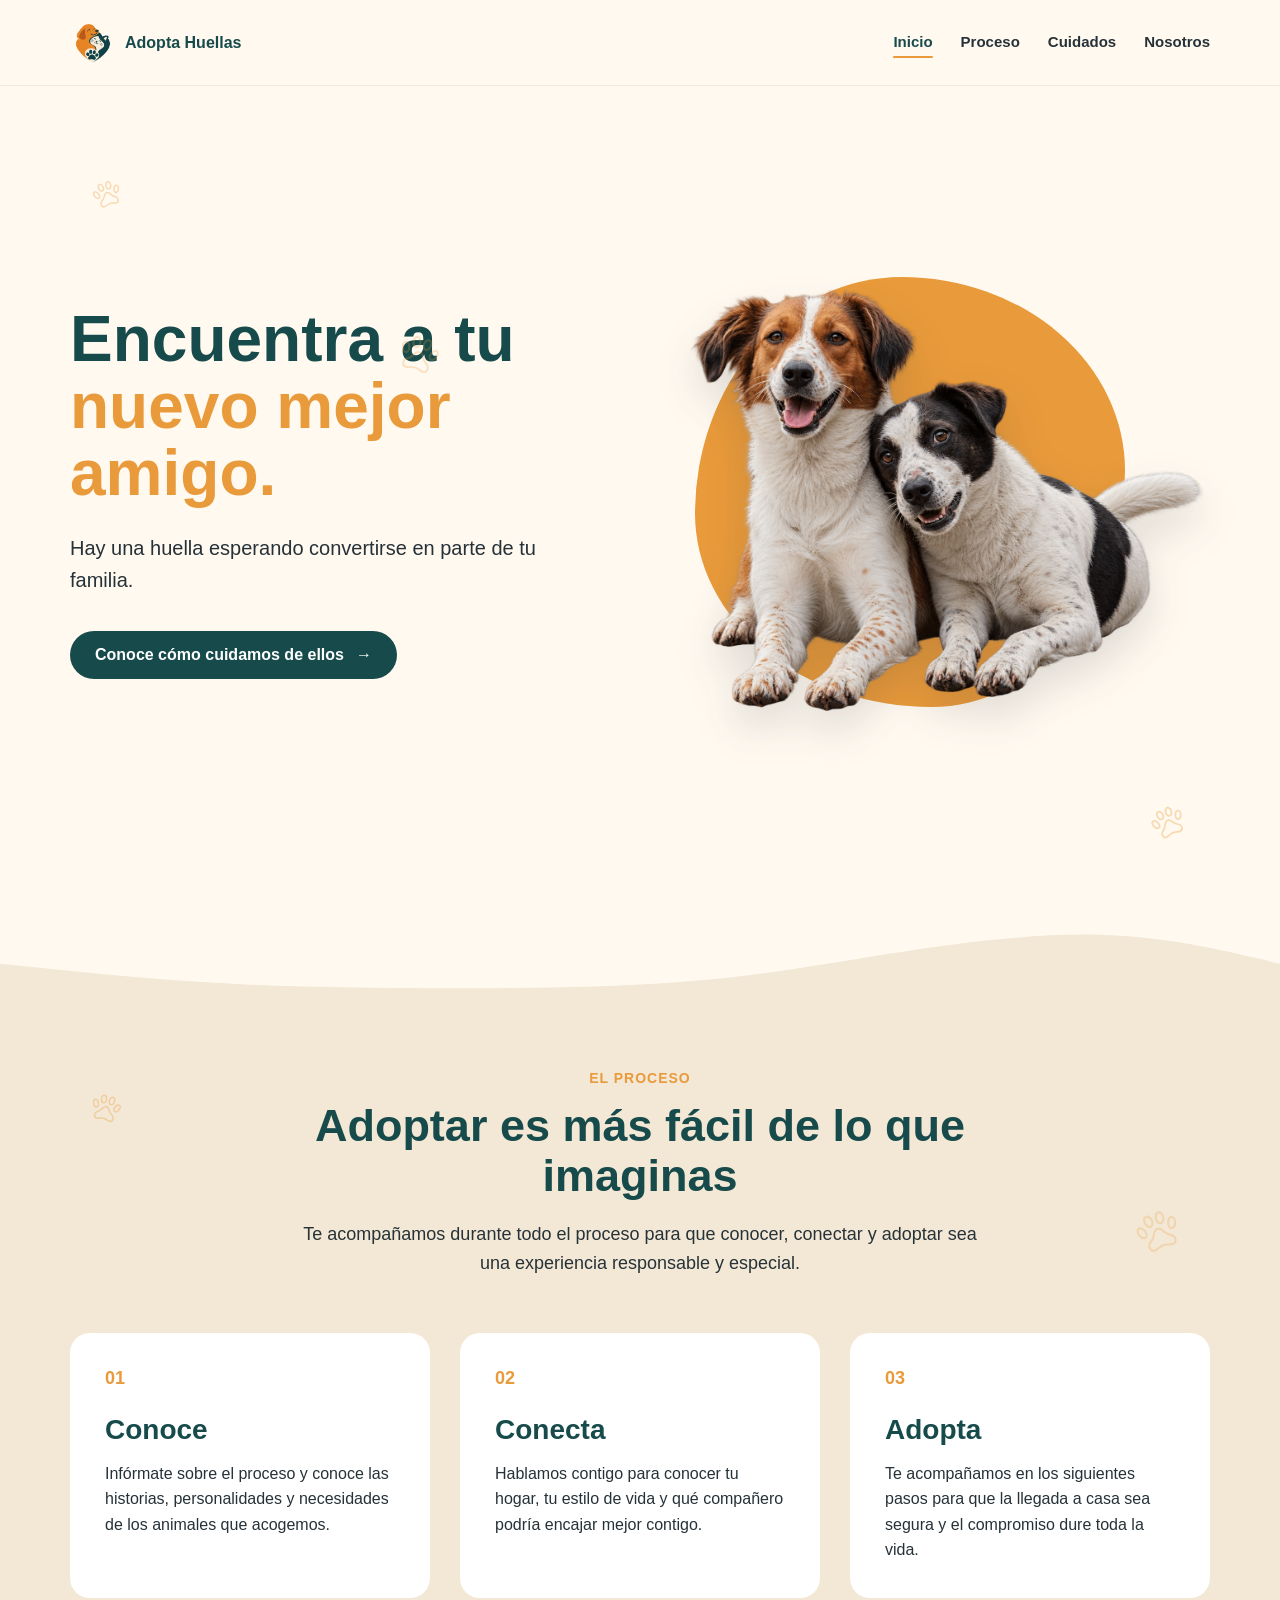
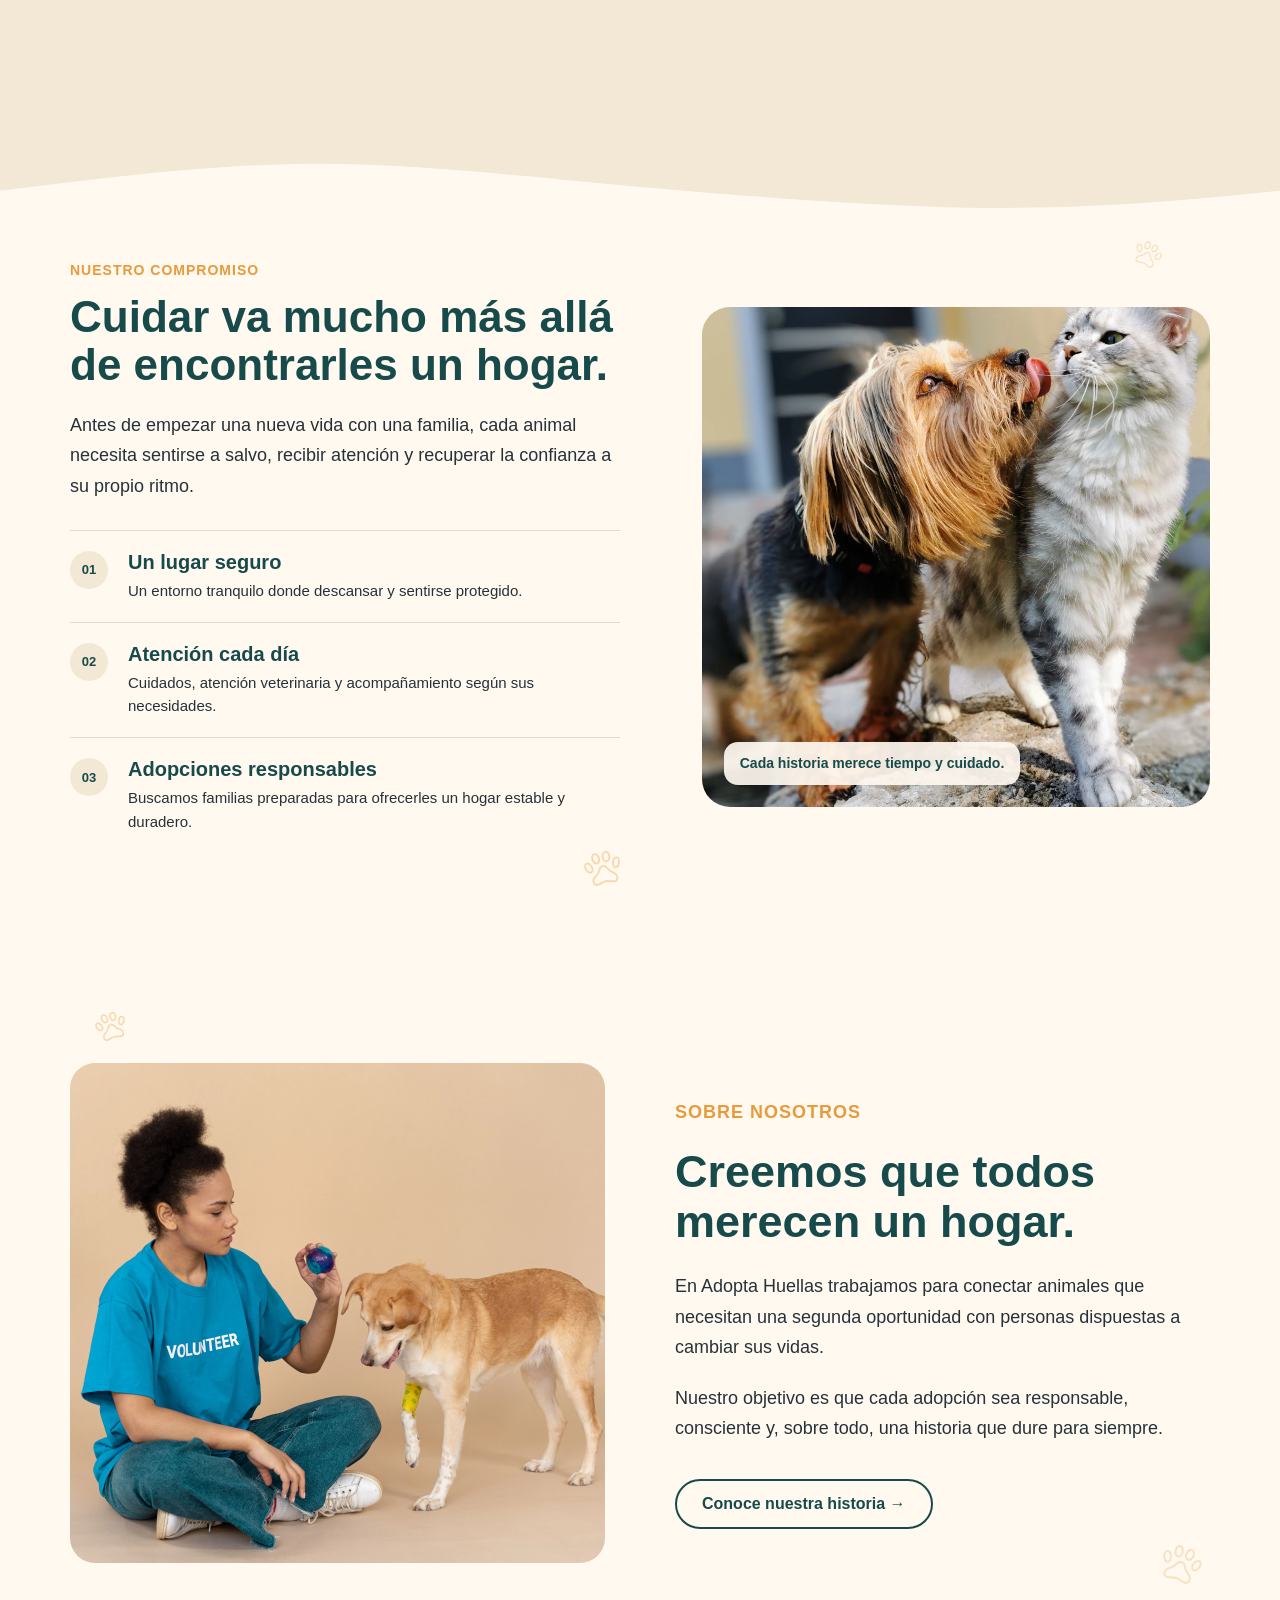
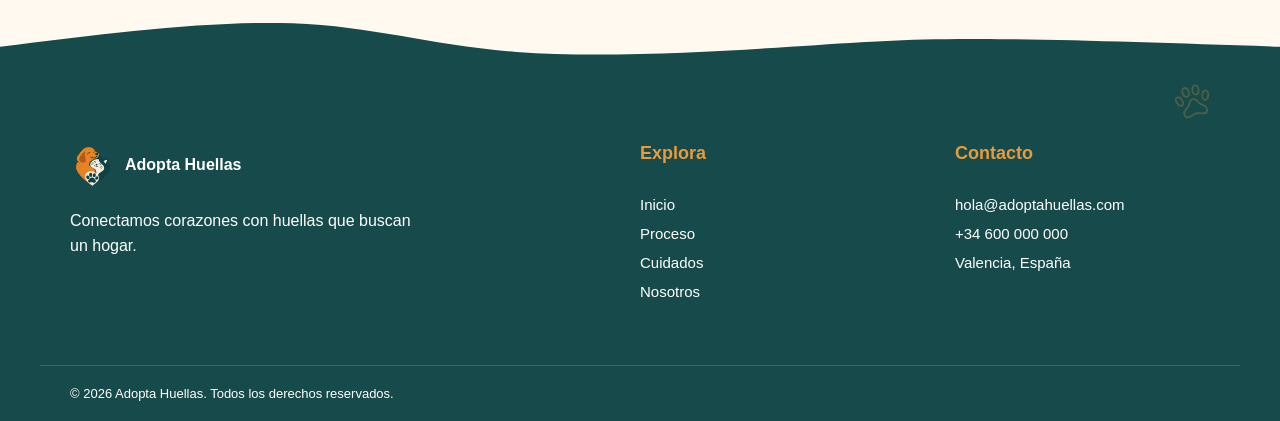
<file: index.html>
<!DOCTYPE html>
<html lang="es">
<head>
    <meta charset="UTF-8">
    <meta name="viewport" content="width=device-width, initial-scale=1.0">
    <title>Adopta Huellas | Bienestar y adopción animal</title>
    <meta name="description" content="Conoce Adopta Huellas, una asociación comprometida con el bienestar animal, los cuidados responsables y las adopciones que crean nuevas historias.">
    <meta name="theme-color" content="#FFF9F0">
    <link rel="icon" type="image/x-icon" href="assets/icons/favicon.ico">
    <link rel="stylesheet" href="css/style.css">
    <script src="js/main.js" defer></script>
</head>
<body>
    <header>
        <nav class="navbar" aria-label="Navegación principal">
            <a href="#inicio" class="logo">
                <img src="assets/images/logo.png" alt="" width="45" height="45" decoding="async">
                <span>Adopta Huellas</span>
            </a>

            <button class="nav-toggle" type="button" aria-label="Abrir menú" aria-expanded="false" aria-controls="nav-links">
                <span class="nav-toggle-bar"></span>
                <span class="nav-toggle-bar"></span>
                <span class="nav-toggle-bar"></span>
            </button>

            <div class="nav-links" id="nav-links">
                <a href="#inicio">Inicio</a>
                <a href="#proceso">Proceso</a>
                <a href="#cuidados">Cuidados</a>
                <a href="#nosotros">Nosotros</a>
            </div>
        </nav>
    </header>

    <main>
        <!-- HERO -->
        <section id="inicio" class="hero">
            <svg class="decorative-paw paw-1" xmlns="http://www.w3.org/2000/svg" viewBox="0 0 24 24" fill="none" stroke="currentColor" stroke-width="1" stroke-linecap="round" stroke-linejoin="round" aria-hidden="true">
    <path stroke="none" d="M0 0h24v24H0z" fill="none" />
    <path d="M14.7 13.5c-1.1 -2 -1.441 -2.5 -2.7 -2.5c-1.259 0 -1.736 .755 -2.836 2.747c-.942 1.703 -2.846 1.845 -3.321 3.291c-.097 .265 -.145 .677 -.143 .962c0 1.176 .787 2 1.8 2c1.259 0 3 -1 4.5 -1s3.241 1 4.5 1c1.013 0 1.8 -.823 1.8 -2c0 -.285 -.049 -.697 -.146 -.962c-.475 -1.451 -2.512 -1.835 -3.454 -3.538" />
    <path d="M20.188 8.082a1.039 1.039 0 0 0 -.406 -.082h-.015c-.735 .012 -1.56 .75 -1.993 1.866c-.519 1.335 -.28 2.7 .538 3.052c.129 .055 .267 .082 .406 .082c.739 0 1.575 -.742 2.011 -1.866c.516 -1.335 .273 -2.7 -.54 -3.052l-.001 0" />
    <path d="M9.474 9c.055 0 .109 0 .163 -.011c.944 -.128 1.533 -1.346 1.32 -2.722c-.203 -1.297 -1.047 -2.267 -1.932 -2.267c-.055 0 -.109 0 -.163 .011c-.944 .128 -1.533 1.346 -1.32 2.722c.204 1.293 1.048 2.267 1.933 2.267" />
    <path d="M16.456 6.733c.214 -1.376 -.375 -2.594 -1.32 -2.722a1.164 1.164 0 0 0 -.162 -.011c-.885 0 -1.728 .97 -1.93 2.267c-.214 1.376 .375 2.594 1.32 2.722c.054 .007 .108 .011 .162 .011c.885 0 1.73 -.974 1.93 -2.267" />
    <path d="M5.69 12.918c.816 -.352 1.054 -1.719 .536 -3.052c-.436 -1.124 -1.271 -1.866 -2.009 -1.866c-.14 0 -.277 .027 -.407 .082c-.816 .352 -1.054 1.719 -.536 3.052c.436 1.124 1.271 1.866 2.009 1.866c.14 0 .277 -.027 .407 -.082" />
</svg>
            <svg class="decorative-paw paw-2 paw-front" xmlns="http://www.w3.org/2000/svg" viewBox="0 0 24 24" fill="none" stroke="currentColor" stroke-width="1" stroke-linecap="round" stroke-linejoin="round" aria-hidden="true">
    <path stroke="none" d="M0 0h24v24H0z" fill="none" />
    <path d="M14.7 13.5c-1.1 -2 -1.441 -2.5 -2.7 -2.5c-1.259 0 -1.736 .755 -2.836 2.747c-.942 1.703 -2.846 1.845 -3.321 3.291c-.097 .265 -.145 .677 -.143 .962c0 1.176 .787 2 1.8 2c1.259 0 3 -1 4.5 -1s3.241 1 4.5 1c1.013 0 1.8 -.823 1.8 -2c0 -.285 -.049 -.697 -.146 -.962c-.475 -1.451 -2.512 -1.835 -3.454 -3.538" />
    <path d="M20.188 8.082a1.039 1.039 0 0 0 -.406 -.082h-.015c-.735 .012 -1.56 .75 -1.993 1.866c-.519 1.335 -.28 2.7 .538 3.052c.129 .055 .267 .082 .406 .082c.739 0 1.575 -.742 2.011 -1.866c.516 -1.335 .273 -2.7 -.54 -3.052l-.001 0" />
    <path d="M9.474 9c.055 0 .109 0 .163 -.011c.944 -.128 1.533 -1.346 1.32 -2.722c-.203 -1.297 -1.047 -2.267 -1.932 -2.267c-.055 0 -.109 0 -.163 .011c-.944 .128 -1.533 1.346 -1.32 2.722c.204 1.293 1.048 2.267 1.933 2.267" />
    <path d="M16.456 6.733c.214 -1.376 -.375 -2.594 -1.32 -2.722a1.164 1.164 0 0 0 -.162 -.011c-.885 0 -1.728 .97 -1.93 2.267c-.214 1.376 .375 2.594 1.32 2.722c.054 .007 .108 .011 .162 .011c.885 0 1.73 -.974 1.93 -2.267" />
    <path d="M5.69 12.918c.816 -.352 1.054 -1.719 .536 -3.052c-.436 -1.124 -1.271 -1.866 -2.009 -1.866c-.14 0 -.277 .027 -.407 .082c-.816 .352 -1.054 1.719 -.536 3.052c.436 1.124 1.271 1.866 2.009 1.866c.14 0 .277 -.027 .407 -.082" />
</svg>
            <svg class="decorative-paw paw-3" xmlns="http://www.w3.org/2000/svg" viewBox="0 0 24 24" fill="none" stroke="currentColor" stroke-width="1" stroke-linecap="round" stroke-linejoin="round" aria-hidden="true">
    <path stroke="none" d="M0 0h24v24H0z" fill="none" />
    <path d="M14.7 13.5c-1.1 -2 -1.441 -2.5 -2.7 -2.5c-1.259 0 -1.736 .755 -2.836 2.747c-.942 1.703 -2.846 1.845 -3.321 3.291c-.097 .265 -.145 .677 -.143 .962c0 1.176 .787 2 1.8 2c1.259 0 3 -1 4.5 -1s3.241 1 4.5 1c1.013 0 1.8 -.823 1.8 -2c0 -.285 -.049 -.697 -.146 -.962c-.475 -1.451 -2.512 -1.835 -3.454 -3.538" />
    <path d="M20.188 8.082a1.039 1.039 0 0 0 -.406 -.082h-.015c-.735 .012 -1.56 .75 -1.993 1.866c-.519 1.335 -.28 2.7 .538 3.052c.129 .055 .267 .082 .406 .082c.739 0 1.575 -.742 2.011 -1.866c.516 -1.335 .273 -2.7 -.54 -3.052l-.001 0" />
    <path d="M9.474 9c.055 0 .109 0 .163 -.011c.944 -.128 1.533 -1.346 1.32 -2.722c-.203 -1.297 -1.047 -2.267 -1.932 -2.267c-.055 0 -.109 0 -.163 .011c-.944 .128 -1.533 1.346 -1.32 2.722c.204 1.293 1.048 2.267 1.933 2.267" />
    <path d="M16.456 6.733c.214 -1.376 -.375 -2.594 -1.32 -2.722a1.164 1.164 0 0 0 -.162 -.011c-.885 0 -1.728 .97 -1.93 2.267c-.214 1.376 .375 2.594 1.32 2.722c.054 .007 .108 .011 .162 .011c.885 0 1.73 -.974 1.93 -2.267" />
    <path d="M5.69 12.918c.816 -.352 1.054 -1.719 .536 -3.052c-.436 -1.124 -1.271 -1.866 -2.009 -1.866c-.14 0 -.277 .027 -.407 .082c-.816 .352 -1.054 1.719 -.536 3.052c.436 1.124 1.271 1.866 2.009 1.866c.14 0 .277 -.027 .407 -.082" />
</svg>

            <div class="hero-content">
                <h1>Encuentra a tu <span>nuevo mejor amigo.</span></h1>
                <p class="hero-description">Hay una huella esperando convertirse en parte de tu familia.</p>
                <a href="#cuidados" class="hero-button">Conoce cómo cuidamos de ellos <span>→</span></a>
            </div>

            <div class="hero-image">
                <div class="hero-circle"></div>
                <img src="assets/images/img-hero.png"
                    sizes="(max-width: 560px) calc(100vw - 40px), (max-width: 820px) calc(100vw - 48px), (max-width: 1024px) 52vw, 600px"
                    alt="Dos perros buscando un hogar">
            </div>
        </section>

        <!-- PROCESO DE ADOPCIÓN -->
        <section id="proceso" class="process-section">
            <svg class="decorative-paw paw-4" xmlns="http://www.w3.org/2000/svg" viewBox="0 0 24 24" fill="none" stroke="currentColor" stroke-width="1" stroke-linecap="round" stroke-linejoin="round" aria-hidden="true">
    <path stroke="none" d="M0 0h24v24H0z" fill="none" />
    <path d="M14.7 13.5c-1.1 -2 -1.441 -2.5 -2.7 -2.5c-1.259 0 -1.736 .755 -2.836 2.747c-.942 1.703 -2.846 1.845 -3.321 3.291c-.097 .265 -.145 .677 -.143 .962c0 1.176 .787 2 1.8 2c1.259 0 3 -1 4.5 -1s3.241 1 4.5 1c1.013 0 1.8 -.823 1.8 -2c0 -.285 -.049 -.697 -.146 -.962c-.475 -1.451 -2.512 -1.835 -3.454 -3.538" />
    <path d="M20.188 8.082a1.039 1.039 0 0 0 -.406 -.082h-.015c-.735 .012 -1.56 .75 -1.993 1.866c-.519 1.335 -.28 2.7 .538 3.052c.129 .055 .267 .082 .406 .082c.739 0 1.575 -.742 2.011 -1.866c.516 -1.335 .273 -2.7 -.54 -3.052l-.001 0" />
    <path d="M9.474 9c.055 0 .109 0 .163 -.011c.944 -.128 1.533 -1.346 1.32 -2.722c-.203 -1.297 -1.047 -2.267 -1.932 -2.267c-.055 0 -.109 0 -.163 .011c-.944 .128 -1.533 1.346 -1.32 2.722c.204 1.293 1.048 2.267 1.933 2.267" />
    <path d="M16.456 6.733c.214 -1.376 -.375 -2.594 -1.32 -2.722a1.164 1.164 0 0 0 -.162 -.011c-.885 0 -1.728 .97 -1.93 2.267c-.214 1.376 .375 2.594 1.32 2.722c.054 .007 .108 .011 .162 .011c.885 0 1.73 -.974 1.93 -2.267" />
    <path d="M5.69 12.918c.816 -.352 1.054 -1.719 .536 -3.052c-.436 -1.124 -1.271 -1.866 -2.009 -1.866c-.14 0 -.277 .027 -.407 .082c-.816 .352 -1.054 1.719 -.536 3.052c.436 1.124 1.271 1.866 2.009 1.866c.14 0 .277 -.027 .407 -.082" />
</svg>
            <svg class="decorative-paw paw-5 paw-front" xmlns="http://www.w3.org/2000/svg" viewBox="0 0 24 24" fill="none" stroke="currentColor" stroke-width="1" stroke-linecap="round" stroke-linejoin="round" aria-hidden="true">
    <path stroke="none" d="M0 0h24v24H0z" fill="none" />
    <path d="M14.7 13.5c-1.1 -2 -1.441 -2.5 -2.7 -2.5c-1.259 0 -1.736 .755 -2.836 2.747c-.942 1.703 -2.846 1.845 -3.321 3.291c-.097 .265 -.145 .677 -.143 .962c0 1.176 .787 2 1.8 2c1.259 0 3 -1 4.5 -1s3.241 1 4.5 1c1.013 0 1.8 -.823 1.8 -2c0 -.285 -.049 -.697 -.146 -.962c-.475 -1.451 -2.512 -1.835 -3.454 -3.538" />
    <path d="M20.188 8.082a1.039 1.039 0 0 0 -.406 -.082h-.015c-.735 .012 -1.56 .75 -1.993 1.866c-.519 1.335 -.28 2.7 .538 3.052c.129 .055 .267 .082 .406 .082c.739 0 1.575 -.742 2.011 -1.866c.516 -1.335 .273 -2.7 -.54 -3.052l-.001 0" />
    <path d="M9.474 9c.055 0 .109 0 .163 -.011c.944 -.128 1.533 -1.346 1.32 -2.722c-.203 -1.297 -1.047 -2.267 -1.932 -2.267c-.055 0 -.109 0 -.163 .011c-.944 .128 -1.533 1.346 -1.32 2.722c.204 1.293 1.048 2.267 1.933 2.267" />
    <path d="M16.456 6.733c.214 -1.376 -.375 -2.594 -1.32 -2.722a1.164 1.164 0 0 0 -.162 -.011c-.885 0 -1.728 .97 -1.93 2.267c-.214 1.376 .375 2.594 1.32 2.722c.054 .007 .108 .011 .162 .011c.885 0 1.73 -.974 1.93 -2.267" />
    <path d="M5.69 12.918c.816 -.352 1.054 -1.719 .536 -3.052c-.436 -1.124 -1.271 -1.866 -2.009 -1.866c-.14 0 -.277 .027 -.407 .082c-.816 .352 -1.054 1.719 -.536 3.052c.436 1.124 1.271 1.866 2.009 1.866c.14 0 .277 -.027 .407 -.082" />
</svg>
            <div class="process-wave" aria-hidden="true">
            <svg viewBox="0 0 1440 400" xmlns="http://www.w3.org/2000/svg" preserveAspectRatio="none">
                <path d="M 0,400 L 0,150 C 74.46923076923076,166.08717948717947 148.93846153846152,182.17435897435897 219,192 C 289.0615384615385,201.82564102564103 354.71538461538466,205.38974358974357 448,207 C 541.2846153846153,208.61025641025643 662.1999999999998,208.26666666666665 758,194 C 853.8000000000002,179.73333333333335 924.4846153846154,151.54358974358973 1002,126 C 1079.5153846153846,100.45641025641025 1163.8615384615384,77.55897435897435 1238,82 C 1312.1384615384616,86.44102564102565 1376.0692307692307,118.22051282051282 1440,150 L 1440,400 L 0,400 Z" fill="#F3E8D5" />
            </svg>
        </div>

            <div class="section-header">
                <p class="section-label">EL PROCESO</p>
                <h2>Adoptar es más fácil de lo que imaginas</h2>
                <p>Te acompañamos durante todo el proceso para que conocer, conectar y adoptar sea una experiencia responsable y especial.</p>
            </div>

            <div class="steps">
                <article class="step">
                    <div class="step-number">01</div>
                    <h3>Conoce</h3>
                    <p>Infórmate sobre el proceso y conoce las historias, personalidades y necesidades de los animales que acogemos.</p>
                </article>
                <article class="step">
                    <div class="step-number">02</div>
                    <h3>Conecta</h3>
                    <p>Hablamos contigo para conocer tu hogar, tu estilo de vida y qué compañero podría encajar mejor contigo.</p>
                </article>
                <article class="step">
                    <div class="step-number">03</div>
                    <h3>Adopta</h3>
                    <p>Te acompañamos en los siguientes pasos para que la llegada a casa sea segura y el compromiso dure toda la vida.</p>
                </article>
            </div>
        </section>

        <div class="process-transition" aria-hidden="true">
        <svg viewBox="0 0 1440 400" xmlns="http://www.w3.org/2000/svg" preserveAspectRatio="none">
            <path d="M 0,400 L 0,150 C 104.82142857142858,124.85714285714286 209.64285714285717,99.71428571428572 347,105 C 484.35714285714283,110.28571428571429 654.2499999999999,146 786,175 C 917.7500000000001,204 1011.3571428571429,226.2857142857143 1114,221 C 1216.642857142857,215.71428571428572 1328.3214285714284,182.85714285714286 1440,150 L 1440,400 L 0,400 Z" fill="#F3E8D5" transform="rotate(-180 720 200)" />
        </svg>
    </div>

        <!-- NUESTRO COMPROMISO: COMPOSICIÓN EDITORIAL CON FOTO -->
        <section id="cuidados" class="commitment">
            <svg class="decorative-paw paw-6 paw-front" xmlns="http://www.w3.org/2000/svg" viewBox="0 0 24 24" fill="none" stroke="currentColor" stroke-width="1" stroke-linecap="round" stroke-linejoin="round" aria-hidden="true">
    <path stroke="none" d="M0 0h24v24H0z" fill="none" />
    <path d="M14.7 13.5c-1.1 -2 -1.441 -2.5 -2.7 -2.5c-1.259 0 -1.736 .755 -2.836 2.747c-.942 1.703 -2.846 1.845 -3.321 3.291c-.097 .265 -.145 .677 -.143 .962c0 1.176 .787 2 1.8 2c1.259 0 3 -1 4.5 -1s3.241 1 4.5 1c1.013 0 1.8 -.823 1.8 -2c0 -.285 -.049 -.697 -.146 -.962c-.475 -1.451 -2.512 -1.835 -3.454 -3.538" />
    <path d="M20.188 8.082a1.039 1.039 0 0 0 -.406 -.082h-.015c-.735 .012 -1.56 .75 -1.993 1.866c-.519 1.335 -.28 2.7 .538 3.052c.129 .055 .267 .082 .406 .082c.739 0 1.575 -.742 2.011 -1.866c.516 -1.335 .273 -2.7 -.54 -3.052l-.001 0" />
    <path d="M9.474 9c.055 0 .109 0 .163 -.011c.944 -.128 1.533 -1.346 1.32 -2.722c-.203 -1.297 -1.047 -2.267 -1.932 -2.267c-.055 0 -.109 0 -.163 .011c-.944 .128 -1.533 1.346 -1.32 2.722c.204 1.293 1.048 2.267 1.933 2.267" />
    <path d="M16.456 6.733c.214 -1.376 -.375 -2.594 -1.32 -2.722a1.164 1.164 0 0 0 -.162 -.011c-.885 0 -1.728 .97 -1.93 2.267c-.214 1.376 .375 2.594 1.32 2.722c.054 .007 .108 .011 .162 .011c.885 0 1.73 -.974 1.93 -2.267" />
    <path d="M5.69 12.918c.816 -.352 1.054 -1.719 .536 -3.052c-.436 -1.124 -1.271 -1.866 -2.009 -1.866c-.14 0 -.277 .027 -.407 .082c-.816 .352 -1.054 1.719 -.536 3.052c.436 1.124 1.271 1.866 2.009 1.866c.14 0 .277 -.027 .407 -.082" />
</svg>
            <svg class="decorative-paw paw-7" xmlns="http://www.w3.org/2000/svg" viewBox="0 0 24 24" fill="none" stroke="currentColor" stroke-width="1" stroke-linecap="round" stroke-linejoin="round" aria-hidden="true">
    <path stroke="none" d="M0 0h24v24H0z" fill="none" />
    <path d="M14.7 13.5c-1.1 -2 -1.441 -2.5 -2.7 -2.5c-1.259 0 -1.736 .755 -2.836 2.747c-.942 1.703 -2.846 1.845 -3.321 3.291c-.097 .265 -.145 .677 -.143 .962c0 1.176 .787 2 1.8 2c1.259 0 3 -1 4.5 -1s3.241 1 4.5 1c1.013 0 1.8 -.823 1.8 -2c0 -.285 -.049 -.697 -.146 -.962c-.475 -1.451 -2.512 -1.835 -3.454 -3.538" />
    <path d="M20.188 8.082a1.039 1.039 0 0 0 -.406 -.082h-.015c-.735 .012 -1.56 .75 -1.993 1.866c-.519 1.335 -.28 2.7 .538 3.052c.129 .055 .267 .082 .406 .082c.739 0 1.575 -.742 2.011 -1.866c.516 -1.335 .273 -2.7 -.54 -3.052l-.001 0" />
    <path d="M9.474 9c.055 0 .109 0 .163 -.011c.944 -.128 1.533 -1.346 1.32 -2.722c-.203 -1.297 -1.047 -2.267 -1.932 -2.267c-.055 0 -.109 0 -.163 .011c-.944 .128 -1.533 1.346 -1.32 2.722c.204 1.293 1.048 2.267 1.933 2.267" />
    <path d="M16.456 6.733c.214 -1.376 -.375 -2.594 -1.32 -2.722a1.164 1.164 0 0 0 -.162 -.011c-.885 0 -1.728 .97 -1.93 2.267c-.214 1.376 .375 2.594 1.32 2.722c.054 .007 .108 .011 .162 .011c.885 0 1.73 -.974 1.93 -2.267" />
    <path d="M5.69 12.918c.816 -.352 1.054 -1.719 .536 -3.052c-.436 -1.124 -1.271 -1.866 -2.009 -1.866c-.14 0 -.277 .027 -.407 .082c-.816 .352 -1.054 1.719 -.536 3.052c.436 1.124 1.271 1.866 2.009 1.866c.14 0 .277 -.027 .407 -.082" />
</svg>

            <div class="commitment-layout">
                <figure class="commitment-photo">
                    <img src="assets/images/animal-care.webp" alt="Dos perros descansan juntos al aire libre">
                    <figcaption class="commitment-photo-caption">Cada historia merece tiempo y cuidado.</figcaption>
                </figure>

                <div class="commitment-content">
                    <p class="section-label">NUESTRO COMPROMISO</p>
                    <h2>Cuidar va mucho más allá de encontrarles un hogar.</h2>
                    <p class="commitment-intro">Antes de empezar una nueva vida con una familia, cada animal necesita sentirse a salvo, recibir atención y recuperar la confianza a su propio ritmo.</p>

                    <div class="commitment-list">
                        <article class="commitment-point">
                            <span class="commitment-number">01</span>
                            <div>
                                <h3>Un lugar seguro</h3>
                                <p>Un entorno tranquilo donde descansar y sentirse protegido.</p>
                            </div>
                        </article>
                        <article class="commitment-point">
                            <span class="commitment-number">02</span>
                            <div>
                                <h3>Atención cada día</h3>
                                <p>Cuidados, atención veterinaria y acompañamiento según sus necesidades.</p>
                            </div>
                        </article>
                        <article class="commitment-point">
                            <span class="commitment-number">03</span>
                            <div>
                                <h3>Adopciones responsables</h3>
                                <p>Buscamos familias preparadas para ofrecerles un hogar estable y duradero.</p>
                            </div>
                        </article>
                    </div>
                </div>
            </div>
        </section>

        <!-- SOBRE NOSOTROS -->
        <section id="nosotros" class="about">
            <svg class="decorative-paw paw-8" xmlns="http://www.w3.org/2000/svg" viewBox="0 0 24 24" fill="none" stroke="currentColor" stroke-width="1" stroke-linecap="round" stroke-linejoin="round" aria-hidden="true">
    <path stroke="none" d="M0 0h24v24H0z" fill="none" />
    <path d="M14.7 13.5c-1.1 -2 -1.441 -2.5 -2.7 -2.5c-1.259 0 -1.736 .755 -2.836 2.747c-.942 1.703 -2.846 1.845 -3.321 3.291c-.097 .265 -.145 .677 -.143 .962c0 1.176 .787 2 1.8 2c1.259 0 3 -1 4.5 -1s3.241 1 4.5 1c1.013 0 1.8 -.823 1.8 -2c0 -.285 -.049 -.697 -.146 -.962c-.475 -1.451 -2.512 -1.835 -3.454 -3.538" />
    <path d="M20.188 8.082a1.039 1.039 0 0 0 -.406 -.082h-.015c-.735 .012 -1.56 .75 -1.993 1.866c-.519 1.335 -.28 2.7 .538 3.052c.129 .055 .267 .082 .406 .082c.739 0 1.575 -.742 2.011 -1.866c.516 -1.335 .273 -2.7 -.54 -3.052l-.001 0" />
    <path d="M9.474 9c.055 0 .109 0 .163 -.011c.944 -.128 1.533 -1.346 1.32 -2.722c-.203 -1.297 -1.047 -2.267 -1.932 -2.267c-.055 0 -.109 0 -.163 .011c-.944 .128 -1.533 1.346 -1.32 2.722c.204 1.293 1.048 2.267 1.933 2.267" />
    <path d="M16.456 6.733c.214 -1.376 -.375 -2.594 -1.32 -2.722a1.164 1.164 0 0 0 -.162 -.011c-.885 0 -1.728 .97 -1.93 2.267c-.214 1.376 .375 2.594 1.32 2.722c.054 .007 .108 .011 .162 .011c.885 0 1.73 -.974 1.93 -2.267" />
    <path d="M5.69 12.918c.816 -.352 1.054 -1.719 .536 -3.052c-.436 -1.124 -1.271 -1.866 -2.009 -1.866c-.14 0 -.277 .027 -.407 .082c-.816 .352 -1.054 1.719 -.536 3.052c.436 1.124 1.271 1.866 2.009 1.866c.14 0 .277 -.027 .407 -.082" />
</svg>
            <svg class="decorative-paw paw-9 paw-front" xmlns="http://www.w3.org/2000/svg" viewBox="0 0 24 24" fill="none" stroke="currentColor" stroke-width="1" stroke-linecap="round" stroke-linejoin="round" aria-hidden="true">
    <path stroke="none" d="M0 0h24v24H0z" fill="none" />
    <path d="M14.7 13.5c-1.1 -2 -1.441 -2.5 -2.7 -2.5c-1.259 0 -1.736 .755 -2.836 2.747c-.942 1.703 -2.846 1.845 -3.321 3.291c-.097 .265 -.145 .677 -.143 .962c0 1.176 .787 2 1.8 2c1.259 0 3 -1 4.5 -1s3.241 1 4.5 1c1.013 0 1.8 -.823 1.8 -2c0 -.285 -.049 -.697 -.146 -.962c-.475 -1.451 -2.512 -1.835 -3.454 -3.538" />
    <path d="M20.188 8.082a1.039 1.039 0 0 0 -.406 -.082h-.015c-.735 .012 -1.56 .75 -1.993 1.866c-.519 1.335 -.28 2.7 .538 3.052c.129 .055 .267 .082 .406 .082c.739 0 1.575 -.742 2.011 -1.866c.516 -1.335 .273 -2.7 -.54 -3.052l-.001 0" />
    <path d="M9.474 9c.055 0 .109 0 .163 -.011c.944 -.128 1.533 -1.346 1.32 -2.722c-.203 -1.297 -1.047 -2.267 -1.932 -2.267c-.055 0 -.109 0 -.163 .011c-.944 .128 -1.533 1.346 -1.32 2.722c.204 1.293 1.048 2.267 1.933 2.267" />
    <path d="M16.456 6.733c.214 -1.376 -.375 -2.594 -1.32 -2.722a1.164 1.164 0 0 0 -.162 -.011c-.885 0 -1.728 .97 -1.93 2.267c-.214 1.376 .375 2.594 1.32 2.722c.054 .007 .108 .011 .162 .011c.885 0 1.73 -.974 1.93 -2.267" />
    <path d="M5.69 12.918c.816 -.352 1.054 -1.719 .536 -3.052c-.436 -1.124 -1.271 -1.866 -2.009 -1.866c-.14 0 -.277 .027 -.407 .082c-.816 .352 -1.054 1.719 -.536 3.052c.436 1.124 1.271 1.866 2.009 1.866c.14 0 .277 -.027 .407 -.082" />
</svg>

            <div class="about-image">
                <img src="assets/images/volunt.webp" alt="Voluntaria junto a un perro" loading="lazy" decoding="async">
            </div>
            <div class="about-content">
                <p class="section-label">SOBRE NOSOTROS</p>
                <h2>Creemos que todos merecen un hogar.</h2>
                <p>En Adopta Huellas trabajamos para conectar animales que necesitan una segunda oportunidad con personas dispuestas a cambiar sus vidas.</p>
                <p>Nuestro objetivo es que cada adopción sea responsable, consciente y, sobre todo, una historia que dure para siempre.</p>
                <a href="nosotros.html" class="about-button">Conoce nuestra historia →</a>
            </div>
        </section>
    </main>

    <!-- CONTACTO SE ENCUENTRA EN EL FOOTER -->
    <footer id="contacto" class="footer">
        <svg class="decorative-paw paw-10" xmlns="http://www.w3.org/2000/svg" viewBox="0 0 24 24" fill="none" stroke="currentColor" stroke-width="1" stroke-linecap="round" stroke-linejoin="round" aria-hidden="true">
    <path stroke="none" d="M0 0h24v24H0z" fill="none" />
    <path d="M14.7 13.5c-1.1 -2 -1.441 -2.5 -2.7 -2.5c-1.259 0 -1.736 .755 -2.836 2.747c-.942 1.703 -2.846 1.845 -3.321 3.291c-.097 .265 -.145 .677 -.143 .962c0 1.176 .787 2 1.8 2c1.259 0 3 -1 4.5 -1s3.241 1 4.5 1c1.013 0 1.8 -.823 1.8 -2c0 -.285 -.049 -.697 -.146 -.962c-.475 -1.451 -2.512 -1.835 -3.454 -3.538" />
    <path d="M20.188 8.082a1.039 1.039 0 0 0 -.406 -.082h-.015c-.735 .012 -1.56 .75 -1.993 1.866c-.519 1.335 -.28 2.7 .538 3.052c.129 .055 .267 .082 .406 .082c.739 0 1.575 -.742 2.011 -1.866c.516 -1.335 .273 -2.7 -.54 -3.052l-.001 0" />
    <path d="M9.474 9c.055 0 .109 0 .163 -.011c.944 -.128 1.533 -1.346 1.32 -2.722c-.203 -1.297 -1.047 -2.267 -1.932 -2.267c-.055 0 -.109 0 -.163 .011c-.944 .128 -1.533 1.346 -1.32 2.722c.204 1.293 1.048 2.267 1.933 2.267" />
    <path d="M16.456 6.733c.214 -1.376 -.375 -2.594 -1.32 -2.722a1.164 1.164 0 0 0 -.162 -.011c-.885 0 -1.728 .97 -1.93 2.267c-.214 1.376 .375 2.594 1.32 2.722c.054 .007 .108 .011 .162 .011c.885 0 1.73 -.974 1.93 -2.267" />
    <path d="M5.69 12.918c.816 -.352 1.054 -1.719 .536 -3.052c-.436 -1.124 -1.271 -1.866 -2.009 -1.866c-.14 0 -.277 .027 -.407 .082c-.816 .352 -1.054 1.719 -.536 3.052c.436 1.124 1.271 1.866 2.009 1.866c.14 0 .277 -.027 .407 -.082" />
</svg>
        <div class="footer-wave" aria-hidden="true">
            <svg viewBox="0 0 1440 400" xmlns="http://www.w3.org/2000/svg" preserveAspectRatio="none">
                <path d="M 0,400 L 0,150 C 118.67942583732057,109.34928229665071 237.35885167464113,68.69856459330143 329,78 C 420.64114832535887,87.30143540669857 485.24401913875613,146.55502392344496 581,166 C 676.7559808612439,185.44497607655504 803.6650717703347,165.08133971291866 889,150 C 974.3349282296653,134.91866028708134 1018.0956937799044,125.11961722488037 1103,126 C 1187.9043062200956,126.88038277511963 1313.9521531100477,138.44019138755982 1440,150 L 1440,400 L 0,400 Z" fill="#174A4A" />
            </svg>
        </div>

        <div class="footer-content">
            <div class="footer-brand">
                <a href="#inicio" class="logo">
                    <img src="assets/images/logo.png" alt="Adopta Huellas">
                    <span>Adopta Huellas</span>
                </a>
                <p>Conectamos corazones con huellas que buscan un hogar.</p>
            </div>

            <div class="footer-links">
                <h3>Explora</h3>
                <a href="#inicio">Inicio</a>
                <a href="#proceso">Proceso</a>
                <a href="#cuidados">Cuidados</a>
                <a href="#nosotros">Nosotros</a>
            </div>

            <div class="footer-contact">
                <h3>Contacto</h3>
                <p>hola@adoptahuellas.com</p>
                <p>+34 600 000 000</p>
                <p>Valencia, España</p>
            </div>
        </div>

        <div class="footer-bottom">
            <p>© 2026 Adopta Huellas. Todos los derechos reservados.</p>
        </div>
    </footer>
</body>
</html>
</file>
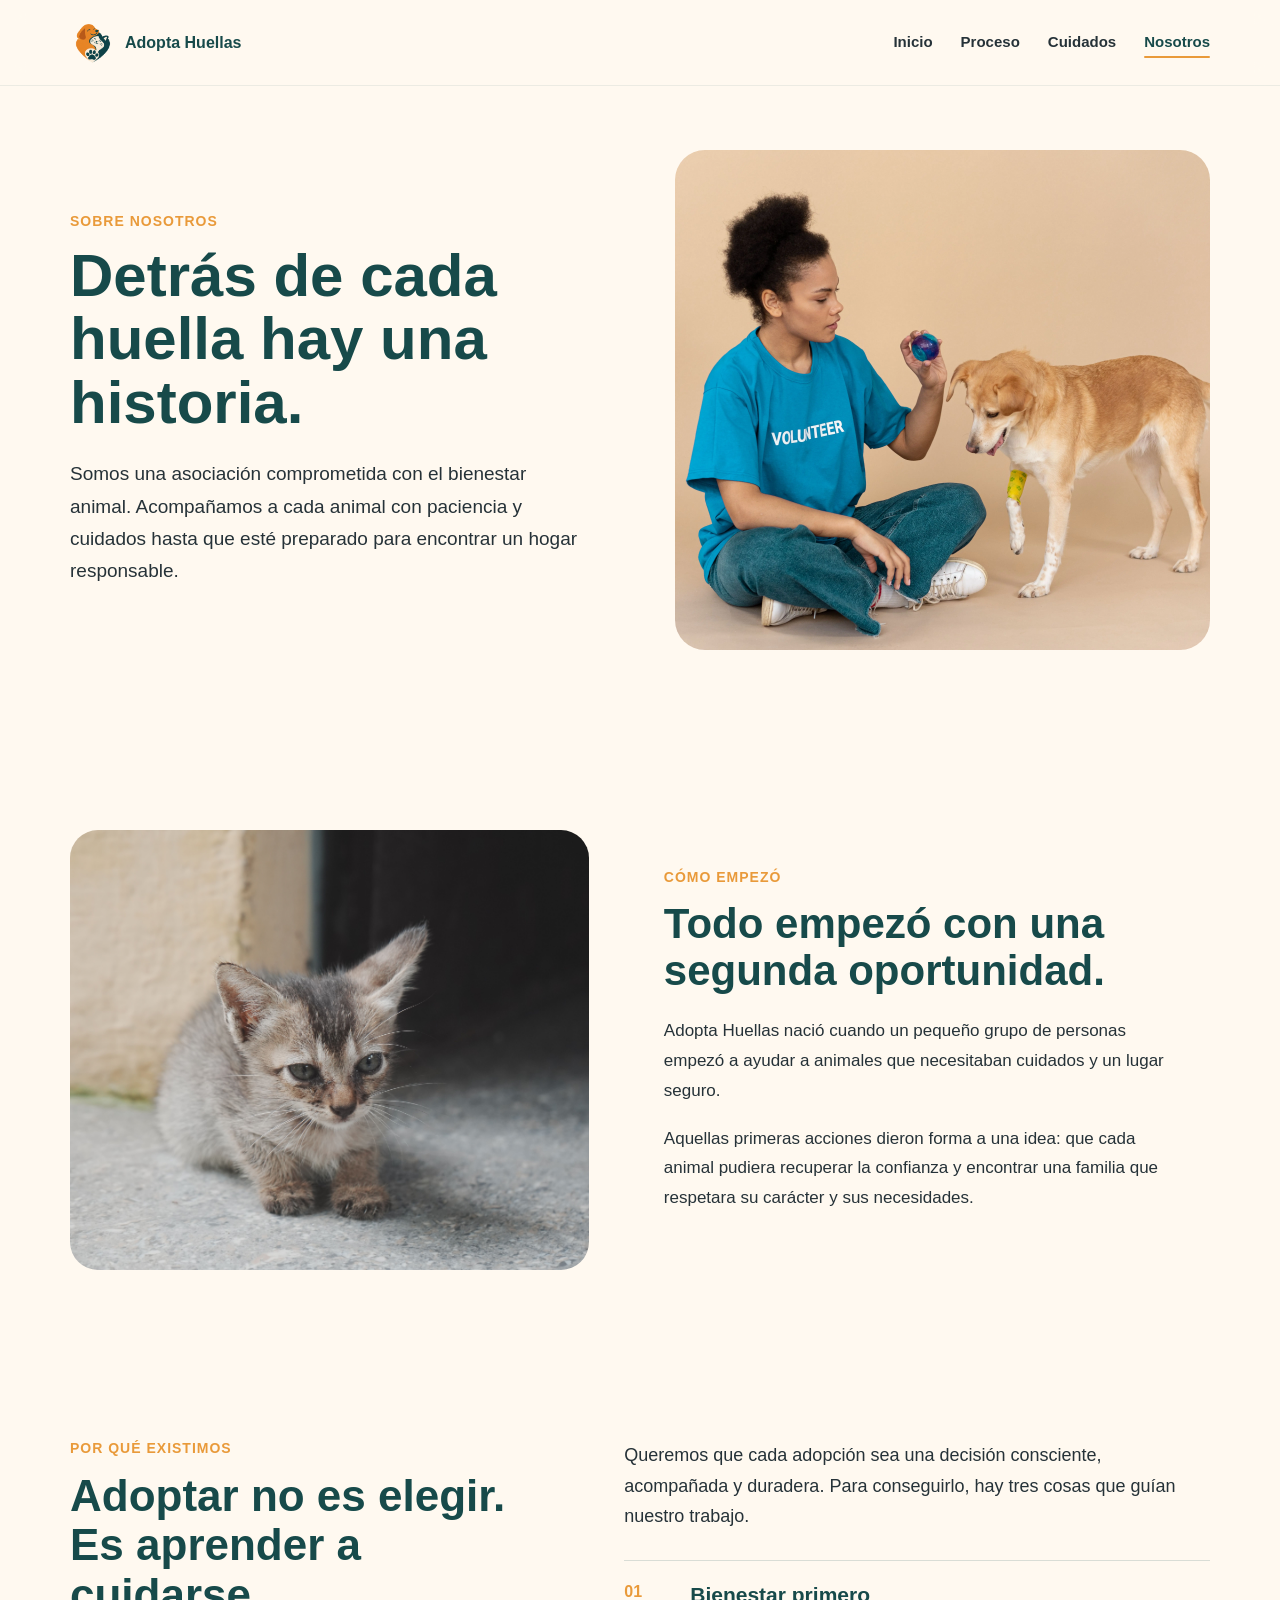
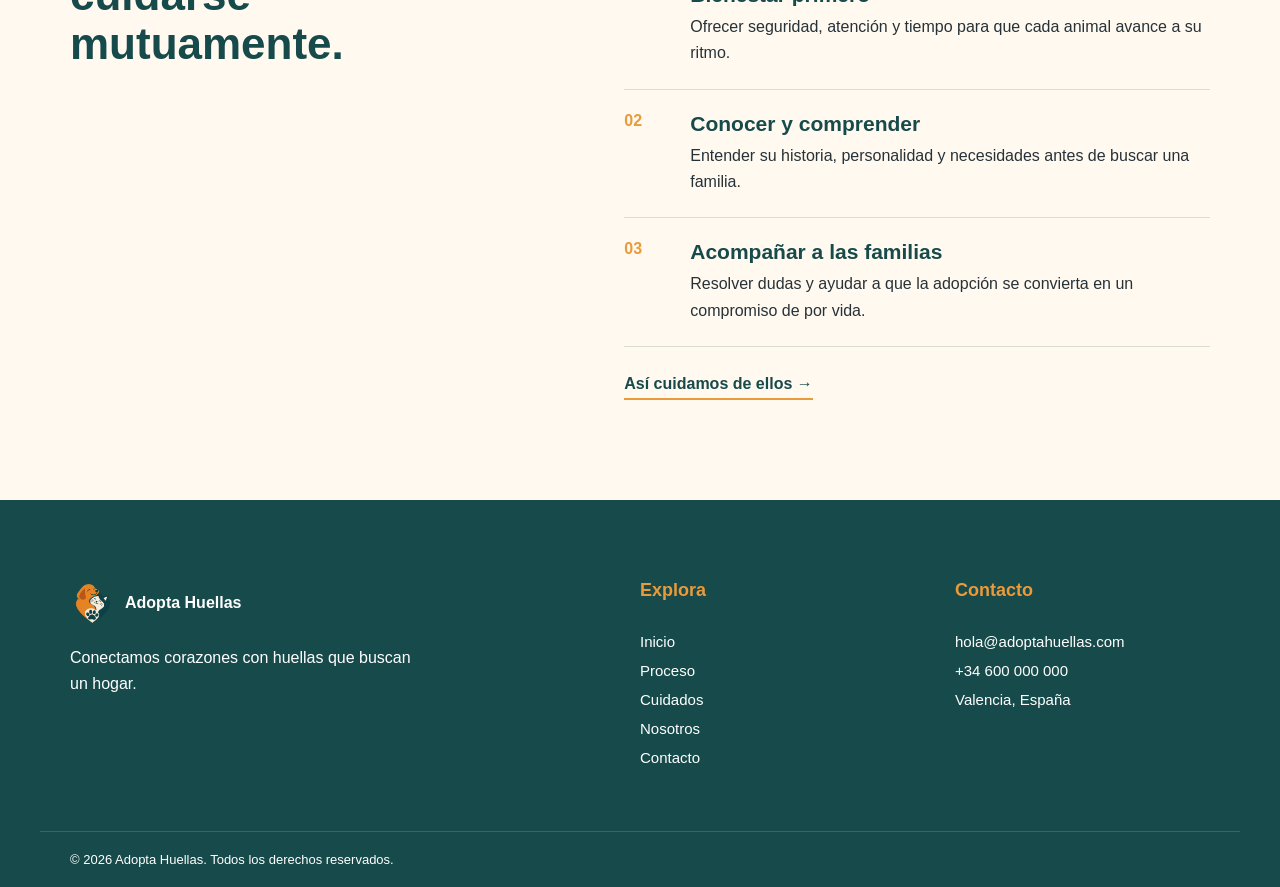
<file: nosotros.html>
<!DOCTYPE html>
<html lang="es">

<head>
    <meta charset="UTF-8">
    <meta name="viewport" content="width=device-width, initial-scale=1.0">
    <title>Sobre nosotros | Adopta Huellas</title>
    <meta name="description" content="Conoce la historia de Adopta Huellas, nuestra misión de bienestar animal y nuestro compromiso con las adopciones responsables.">
    <meta name="theme-color" content="#FFF9F0">
    <link rel="icon" type="image/x-icon" href="assets/icons/favicon.ico">
    <link rel="stylesheet" href="css/style.css">
    <script src="js/main.js" defer></script>
</head>

<body>

    <header>
        <nav class="navbar" aria-label="Navegación principal">
            <a href="index.html#inicio" class="logo">
                <img src="assets/images/logo.png" alt="" width="45" height="45" decoding="async">
                <span>Adopta Huellas</span>
            </a>

            <button class="nav-toggle" type="button" aria-label="Abrir menú" aria-expanded="false" aria-controls="nav-links">
                <span class="nav-toggle-bar"></span>
                <span class="nav-toggle-bar"></span>
                <span class="nav-toggle-bar"></span>
            </button>

            <div class="nav-links" id="nav-links">
                <a href="index.html#inicio">Inicio</a>
                <a href="index.html#proceso">Proceso</a>
                <a href="index.html#cuidados">Cuidados</a>
                <a href="nosotros.html" aria-current="page">Nosotros</a>
            </div>
        </nav>
    </header>

    <main>

        <section class="about-page-hero">
            <div class="about-page-hero-content">
                <p class="section-label">SOBRE NOSOTROS</p>
                <h1>Detrás de cada huella hay una historia.</h1>
                <p>
                    Somos una asociación comprometida con el bienestar animal.
                    Acompañamos a cada animal con paciencia y cuidados hasta que
                    esté preparado para encontrar un hogar responsable.
                </p>
            </div>

            <div class="about-page-hero-image">
                <img src="assets/images/volunt.webp" alt="Una voluntaria comparte un momento con un perro" fetchpriority="high" decoding="async" fetchpriority="high" decoding="async">
            </div>
        </section>

        <section class="about-story">
            <div class="about-story-image">
                <img src="assets/images/img-cat.jpg"
                    sizes="(max-width: 820px) calc(100vw - 40px), (max-width: 1200px) 45vw, 520px"
                    alt="Un gato bebé buscando un hogar" fetchpriority="high" decoding="async">
            </div>

            <div class="about-story-content">
                <p class="section-label">CÓMO EMPEZÓ</p>
                <h2>Todo empezó con una segunda oportunidad.</h2>
                <p>
                    Adopta Huellas nació cuando un pequeño grupo de personas empezó
                    a ayudar a animales que necesitaban cuidados y un lugar seguro.
                </p>
                <p>
                    Aquellas primeras acciones dieron forma a una idea: que cada animal
                    pudiera recuperar la confianza y encontrar una familia que respetara
                    su carácter y sus necesidades.
                </p>
            </div>
        </section>

        <section class="about-purpose">
            <div class="about-purpose-intro">
                <p class="section-label">POR QUÉ EXISTIMOS</p>
                <h2>Adoptar no es elegir. Es aprender a cuidarse mutuamente.</h2>
            </div>

            <div class="about-purpose-content">
                <p>
                    Queremos que cada adopción sea una decisión consciente, acompañada
                    y duradera. Para conseguirlo, hay tres cosas que guían nuestro trabajo.
                </p>

                <article class="about-purpose-point">
                    <span>01</span>
                    <div>
                        <h3>Bienestar primero</h3>
                        <p>Ofrecer seguridad, atención y tiempo para que cada animal avance a su ritmo.</p>
                    </div>
                </article>

                <article class="about-purpose-point">
                    <span>02</span>
                    <div>
                        <h3>Conocer y comprender</h3>
                        <p>Entender su historia, personalidad y necesidades antes de buscar una familia.</p>
                    </div>
                </article>

                <article class="about-purpose-point">
                    <span>03</span>
                    <div>
                        <h3>Acompañar a las familias</h3>
                        <p>Resolver dudas y ayudar a que la adopción se convierta en un compromiso de por vida.</p>
                    </div>
                </article>

                <a href="index.html#cuidados" class="about-purpose-link">Así cuidamos de ellos →</a>
            </div>
        </section>

    </main>

    <footer id="contacto" class="footer">
        <div class="footer-content">
            <div class="footer-brand">
                <a href="index.html#inicio" class="logo">
                    <img src="assets/images/logo.png" alt="Adopta Huellas">
                    <span>Adopta Huellas</span>
                </a>
                <p>Conectamos corazones con huellas que buscan un hogar.</p>
            </div>

            <div class="footer-links">
                <h3>Explora</h3>
                <a href="index.html#inicio">Inicio</a>
                <a href="index.html#proceso">Proceso</a>
                <a href="index.html#cuidados">Cuidados</a>
                <a href="nosotros.html" aria-current="page">Nosotros</a>
                <a href="index.html#contacto">Contacto</a>
            </div>

            <div class="footer-contact">
                <h3>Contacto</h3>
                <p>hola@adoptahuellas.com</p>
                <p>+34 600 000 000</p>
                <p>Valencia, España</p>
            </div>
        </div>

        <div class="footer-bottom">
            <p>© 2026 Adopta Huellas. Todos los derechos reservados.</p>
        </div>
    </footer>

</body>
</html>
</file>
<file: css/style.css>
:root {
    --primary: #174A4A;
    --secondary: #E99A3A;
    --background: #FFF9F0;
    --background-alt: #F3E8D5;
    --text: #263238;
    --white: #FFFFFF;
}

* {
    margin: 0;
    padding: 0;
    box-sizing: border-box;
}

html {
    scroll-behavior: smooth;
}

body {
    font-family: Arial, sans-serif;
    background-color: var(--background);
    color: var(--text);
    overflow-x: hidden;
}

img {
    max-width: 100%;
    display: block;
}

a {
    text-decoration: none;
    color: inherit;
}

/* HEADER / NAVEGACIÓN */
header {
    position: fixed;
    top: 0;
    left: 0;
    width: 100%;
    z-index: 1000;
    background-color: rgba(255, 249, 240, 0.65);
    backdrop-filter: blur(12px);
    -webkit-backdrop-filter: blur(12px);
    border-bottom: 1px solid rgba(23, 74, 74, 0.08);
}

main {
    padding-top: 85px;
}

section,
footer {
    scroll-margin-top: 100px;
}

.navbar {
    max-width: 1200px;
    margin: 0 auto;
    padding: 20px 30px;
    display: flex;
    align-items: center;
    justify-content: space-between;
}

.logo {
    display: flex;
    align-items: center;
    gap: 10px;
    color: var(--primary);
    font-weight: 700;
}

.logo img {
    width: 45px;
    height: 45px;
}

.nav-links {
    display: flex;
    gap: 28px;
}

.nav-links a {
    font-size: 15px;
    font-weight: 600;
    transition: color 0.3s ease;
}

.nav-links a:hover {
    color: var(--secondary);
}

/* HERO */
.hero {
    position: relative;
    max-width: 1200px;
    min-height: calc(100vh - 85px);
    margin: 0 auto;
    padding: 60px 30px;
    display: grid;
    grid-template-columns: 1fr 1fr;
    align-items: center;
    gap: 60px;
}

.hero-content,
.hero-image,
.about-image,
.about-content {
    position: relative;
    z-index: 1;
}

.hero h1 {
    margin-bottom: 25px;
    color: var(--primary);
    font-size: 64px;
    line-height: 1.05;
}

.hero h1 span {
    display: block;
    color: var(--secondary);
}

.hero-description {
    max-width: 500px;
    margin-bottom: 35px;
    font-size: 20px;
    line-height: 1.6;
}

.hero-button {
    display: inline-flex;
    align-items: center;
    gap: 12px;
    padding: 15px 25px;
    background-color: var(--primary);
    color: var(--white);
    border-radius: 50px;
    font-weight: 700;
    transition: background-color 0.3s ease, transform 0.3s ease;
}

.hero-button:hover {
    background-color: #123D3D;
    transform: translateY(-3px);
}

.hero-image {
    display: flex;
    justify-content: center;
    align-items: center;
}

.hero-circle {
    position: absolute;
    width: 430px;
    height: 430px;
    background-color: var(--secondary);
    border-radius: 48% 52% 45% 55% / 55% 45% 55% 45%;
    z-index: 0;
}

.hero-image img {
    position: relative;
    z-index: 1;
    width: 600px;
    max-width: none;
    filter: drop-shadow(0 20px 20px rgba(38, 50, 56, 0.15));
}

/* ENCABEZADOS COMPARTIDOS */
.section-header {
    position: relative;
    z-index: 1;
    max-width: 700px;
    margin: 0 auto 55px;
    text-align: center;
}

.section-label {
    margin-bottom: 15px;
    color: var(--secondary);
    font-size: 14px;
    font-weight: 700;
    letter-spacing: 1px;
}

.section-header h2 {
    margin-bottom: 20px;
    color: var(--primary);
    font-size: 45px;
    line-height: 1.1;
}

.section-header > p:last-child {
    font-size: 18px;
    line-height: 1.6;
}

/* PROCESO DE ADOPCIÓN: SECCIÓN BEIGE CON WAVE DE ENTRADA */
.process-section {
    position: relative;
    max-width: 1200px;
    margin: 0 auto;
    padding: 170px 30px 100px;
    isolation: isolate;
}

.process-section::before {
    content: "";
    position: absolute;
    top: 150px;
    bottom: 0;
    left: 50%;
    width: 100vw;
    transform: translateX(-50%);
    background-color: var(--background-alt);
    z-index: -2;
}

.process-wave {
    position: absolute;
    top: 0;
    left: 50%;
    width: 100vw;
    height: 170px;
    transform: translateX(-50%);
    z-index: -1;
    pointer-events: none;
}

.process-wave svg,
.process-transition svg,
.footer-wave svg {
    display: block;
    width: 100%;
    height: 100%;
}

.steps {
    position: relative;
    z-index: 1;
    display: grid;
    grid-template-columns: repeat(3, 1fr);
    gap: 30px;
}

.step {
    padding: 35px;
    background-color: var(--white);
    border-radius: 20px;
}

.step-number {
    margin-bottom: 25px;
    color: var(--secondary);
    font-size: 18px;
    font-weight: 700;
}

.step h3 {
    margin-bottom: 15px;
    color: var(--primary);
    font-size: 28px;
}

.step p {
    font-size: 16px;
    line-height: 1.6;
}

/* WAVE DE SALIDA DEL PROCESO */
.process-transition {
    position: relative;
    width: 100%;
    height: 150px;
    margin-top: -1px;
    margin-bottom: -70px;
    line-height: 0;
    pointer-events: none;
    overflow: hidden;
}

/* NUESTRO COMPROMISO: FOTO + CONTENIDO EDITORIAL */
.commitment {
    position: relative;
    max-width: 1200px;
    margin: 0 auto;
    padding: 85px 30px 110px;
}

.commitment-layout {
    display: grid;
    grid-template-columns: 1.05fr 0.95fr;
    grid-template-areas: "content photo";
    align-items: center;
    gap: 70px;
}

.commitment-photo {
    grid-area: photo;
    position: relative;
    z-index: 1;
    height: 500px;
    margin: 0;
    border-radius: 28px;
    overflow: hidden;
    background-color: var(--background-alt);
}

.commitment-photo img {
    width: 100%;
    height: 100%;
    object-fit: cover;
    object-position: center 64%;
}

.commitment-photo-caption {
    position: absolute;
    left: 22px;
    right: 22px;
    bottom: 22px;
    width: fit-content;
    max-width: calc(100% - 44px);
    padding: 12px 16px;
    border-radius: 14px;
    background-color: rgba(255, 249, 240, 0.92);
    color: var(--primary);
    font-size: 14px;
    font-weight: 700;
    line-height: 1.4;
}

.commitment-content {
    grid-area: content;
    position: relative;
    z-index: 1;
    max-width: 550px;
}

.commitment-content h2 {
    margin-bottom: 20px;
    color: var(--primary);
    font-size: 44px;
    line-height: 1.1;
}

.commitment-intro {
    margin-bottom: 28px;
    font-size: 18px;
    line-height: 1.7;
}

.commitment-list {
    display: flex;
    flex-direction: column;
}

.commitment-point {
    display: grid;
    grid-template-columns: 42px 1fr;
    gap: 16px;
    align-items: start;
    padding: 20px 0;
    border-top: 1px solid rgba(23, 74, 74, 0.16);
}

.commitment-number {
    display: grid;
    place-items: center;
    width: 38px;
    height: 38px;
    border-radius: 50%;
    background-color: var(--background-alt);
    color: var(--primary);
    font-size: 13px;
    font-weight: 700;
}

.commitment-point h3 {
    margin-bottom: 5px;
    color: var(--primary);
    font-size: 20px;
}

.commitment-point p {
    font-size: 15px;
    line-height: 1.55;
}

/* SOBRE NOSOTROS */
.about {
    position: relative;
    max-width: 1200px;
    margin: 0 auto;
    padding: 100px 30px;
    display: grid;
    grid-template-columns: 1fr 1fr;
    align-items: center;
    gap: 70px;
}

.about-image {
    height: 500px;
    overflow: hidden;
    border-radius: 25px;
}

.about-image img {
    width: 100%;
    height: 100%;
    object-fit: cover;
}

.about-content {
    max-width: 520px;
}

.about-content h2 {
    margin-bottom: 25px;
    color: var(--primary);
    font-size: 45px;
    line-height: 1.1;
}

.about-content p {
    margin-bottom: 20px;
    font-size: 18px;
    line-height: 1.7;
}

.about-button {
    display: inline-block;
    margin-top: 15px;
    padding: 14px 25px;
    border: 2px solid var(--primary);
    border-radius: 50px;
    color: var(--primary);
    font-weight: 700;
    transition: background-color 0.3s ease, color 0.3s ease, transform 0.3s ease;
}

.about-button:hover {
    background-color: var(--primary);
    color: var(--white);
    transform: translateY(-2px);
}

/* FOOTER / CONTACTO */
.footer {
    position: relative;
    background-color: var(--primary);
    color: var(--white);
}

.footer-wave {
    position: absolute;
    top: -65px;
    left: 0;
    width: 100%;
    height: 130px;
    line-height: 0;
    pointer-events: none;
}

.footer-content {
    position: relative;
    z-index: 2;
    max-width: 1200px;
    margin: 0 auto;
    padding: 80px 30px 65px;
    display: grid;
    grid-template-columns: 2fr 1fr 1fr;
    gap: 60px;
}

.footer .logo {
    color: var(--white);
    margin-bottom: 20px;
}

.footer .logo img {
    width: 45px;
    height: 45px;
}

.footer-brand p {
    max-width: 350px;
    color: var(--white);
    line-height: 1.6;
}

.footer h3 {
    margin-bottom: 20px;
    color: var(--secondary);
    font-size: 18px;
}

.footer-links,
.footer-contact {
    display: flex;
    flex-direction: column;
    gap: 12px;
}

.footer-links a,
.footer-contact p {
    color: var(--white);
    font-size: 15px;
}

.footer-links a:hover {
    color: var(--secondary);
}

.footer-bottom {
    position: relative;
    z-index: 2;
    max-width: 1200px;
    margin: 0 auto;
    padding: 20px 30px;
    border-top: 1px solid rgba(255, 255, 255, 0.15);
}

.footer-bottom p {
    color: var(--white);
    font-size: 13px;
}

/* HUELLAS DECORATIVAS */
.decorative-paw {
    position: absolute;
    width: 42px;
    height: 42px;
    color: var(--secondary);
    opacity: 0.34;
    pointer-events: none;
    z-index: 0;
}

.decorative-paw.paw-front {
    z-index: 2;
    opacity: 0.24;
}

.hero,
.process-section,
.commitment,
.about,
.footer {
    position: relative;
}

.hero > .decorative-paw,
.process-section > .decorative-paw,
.commitment > .decorative-paw,
.about > .decorative-paw {
    pointer-events: none;
}

/* HERO */
.paw-1 {
    top: 92px;
    left: 50px;
    width: 34px;
    height: 34px;
    transform: rotate(-18deg);
}

.paw-2 {
    top: 245px;
    left: 355px;
    width: 48px;
    height: 48px;
    transform: rotate(17deg);
}

.paw-3 {
    right: 52px;
    bottom: 58px;
    width: 40px;
    height: 40px;
    transform: rotate(-24deg);
}

/* PROCESO */
.paw-4 {
    top: 190px;
    left: 48px;
    width: 36px;
    height: 36px;
    transform: rotate(14deg);
}

.paw-5 {
    top: 305px;
    right: 56px;
    width: 52px;
    height: 52px;
    transform: rotate(-20deg);
}

/* COMPROMISO */
.paw-6 {
    top: 60px;
    right: 75px;
    width: 34px;
    height: 34px;
    transform: rotate(24deg);
}

.paw-7 {
    bottom: 72px;
    left: 45%;
    width: 46px;
    height: 46px;
    transform: rotate(-12deg);
}

/* SOBRE NOSOTROS */
.paw-8 {
    top: 44px;
    left: 52px;
    width: 38px;
    height: 38px;
    transform: rotate(-16deg);
}

.paw-9 {
    right: 34px;
    bottom: 74px;
    width: 50px;
    height: 50px;
    transform: rotate(18deg);
}

/* FOOTER */
.footer > .paw-10 {
    top: 16px;
    right: 65px;
    width: 44px;
    height: 44px;
    transform: rotate(-14deg);
    z-index: 1;
    opacity: 0.25;
}

/* =========================
   PÁGINA NOSOTROS
========================= */

.about-page-hero {
    max-width: 1200px;
    margin: 0 auto;
    padding: 65px 30px 95px;
    display: grid;
    grid-template-columns: 1fr 1fr;
    align-items: center;
    gap: 70px;
}

.about-page-hero-content {
    max-width: 560px;
}

.about-page-hero h1 {
    margin-bottom: 24px;
    color: var(--primary);
    font-size: 60px;
    line-height: 1.06;
}

.about-page-hero p:not(.section-label) {
    max-width: 520px;
    font-size: 19px;
    line-height: 1.7;
}

.about-page-hero-image {
    height: 500px;
    overflow: hidden;
    border-radius: 30px;
}

.about-page-hero-image img {
    width: 100%;
    height: 100%;
    object-fit: cover;
}

.about-story {
    max-width: 1200px;
    margin: 0 auto;
    padding: 85px 30px;
    display: grid;
    grid-template-columns: 0.95fr 1fr;
    align-items: center;
    gap: 75px;
}

.about-story-image {
    height: 440px;
    overflow: hidden;
    border-radius: 28px;
}

.about-story-image img {
    width: 100%;
    height: 100%;
    object-fit: cover;
}

.about-story-content {
    max-width: 520px;
}

.about-story-content h2,
.about-purpose-intro h2 {
    margin-bottom: 22px;
    color: var(--primary);
    font-size: 42px;
    line-height: 1.12;
}

.about-story-content p:not(.section-label) {
    margin-bottom: 18px;
    font-size: 17px;
    line-height: 1.75;
}

.about-purpose {
    max-width: 1200px;
    margin: 0 auto;
    padding: 85px 30px 100px;
    display: grid;
    grid-template-columns: 0.9fr 1.1fr;
    align-items: start;
    gap: 75px;
}

.about-purpose-intro {
    max-width: 460px;
}

.about-purpose-intro h2 {
    font-size: 44px;
}

.about-purpose-content > p {
    margin-bottom: 28px;
    font-size: 18px;
    line-height: 1.7;
}

.about-purpose-point {
    display: grid;
    grid-template-columns: 48px 1fr;
    gap: 18px;
    padding: 22px 0;
    border-top: 1px solid rgba(23, 74, 74, 0.16);
}

.about-purpose-point:last-of-type {
    border-bottom: 1px solid rgba(23, 74, 74, 0.16);
}

.about-purpose-point > span {
    color: var(--secondary);
    font-size: 16px;
    font-weight: 700;
}

.about-purpose-point h3 {
    margin-bottom: 7px;
    color: var(--primary);
    font-size: 21px;
}

.about-purpose-point p {
    font-size: 16px;
    line-height: 1.65;
}

.about-purpose-link {
    display: inline-block;
    margin-top: 28px;
    color: var(--primary);
    font-weight: 700;
    border-bottom: 2px solid var(--secondary);
    padding-bottom: 5px;
    transition: color 0.3s ease;
}

.about-purpose-link:hover {
    color: var(--secondary);
}


/* =====================================================
   RESPONSIVE — TABLET, MÓVIL Y ACCESIBILIDAD
   Mantiene intactos los estilos de escritorio anteriores.
===================================================== */

.navbar {
    position: relative;
}

.nav-toggle {
    display: none;
    align-items: center;
    justify-content: center;
    flex-direction: column;
    gap: 5px;
    width: 44px;
    height: 44px;
    padding: 9px;
    border: 1px solid rgba(23, 74, 74, 0.18);
    border-radius: 12px;
    background: rgba(255, 249, 240, 0.72);
    cursor: pointer;
}

.nav-toggle-bar {
    display: block;
    width: 21px;
    height: 2px;
    border-radius: 2px;
    background-color: var(--primary);
    transition: transform 0.2s ease, opacity 0.2s ease;
}

.nav-toggle[aria-expanded="true"] .nav-toggle-bar:first-child {
    transform: translateY(7px) rotate(45deg);
}

.nav-toggle[aria-expanded="true"] .nav-toggle-bar:nth-child(2) {
    opacity: 0;
}

.nav-toggle[aria-expanded="true"] .nav-toggle-bar:last-child {
    transform: translateY(-7px) rotate(-45deg);
}

/* Enlace activo: subrayado animado */
.nav-links a {
    position: relative;
    display: inline-block;
    padding: 5px 0 8px;
}

.nav-links a::after {
    content: "";
    position: absolute;
    left: 0;
    bottom: 0;
    width: 100%;
    height: 2px;
    border-radius: 2px;
    background-color: var(--secondary);
    transform: scaleX(0);
    transform-origin: left center;
    transition: transform 0.28s ease;
}

.nav-links a:hover::after,
.nav-links a.active::after,
.nav-links a[aria-current="page"]::after {
    transform: scaleX(1);
}

.nav-links a.active,
.nav-links a[aria-current="page"] {
    color: var(--primary);
}

/* Tablet: reduce espacios sin alterar la identidad visual. */
@media (max-width: 1024px) {
    .navbar {
        padding-right: 24px;
        padding-left: 24px;
    }

    .nav-links {
        gap: 18px;
    }

    .hero {
        gap: 34px;
        padding-right: 26px;
        padding-left: 26px;
    }

    .hero h1 {
        font-size: clamp(46px, 5.5vw, 58px);
    }

    .hero-image img {
        width: min(52vw, 540px);
        max-width: 100%;
    }

    .hero-circle {
        width: clamp(300px, 39vw, 400px);
        height: clamp(300px, 39vw, 400px);
    }

    .steps {
        gap: 20px;
    }

    .step {
        padding: 28px;
    }

    .commitment-layout {
        gap: 42px;
    }

    .commitment-content h2 {
        font-size: clamp(34px, 4.2vw, 42px);
    }

    .about,
    .about-page-hero,
    .about-story,
    .about-purpose {
        gap: 42px;
    }

    .about-page-hero h1 {
        font-size: clamp(44px, 5.2vw, 56px);
    }

    .about-story-content h2,
    .about-purpose-intro h2 {
        font-size: clamp(34px, 4vw, 40px);
    }

    .footer-content {
        gap: 36px;
    }
}

/* Móvil y tablet vertical: menú desplegable y secciones apiladas. */
@media (max-width: 820px) {
    header {
        background-color: rgba(255, 249, 240, 0.92);
    }

    .navbar {
        min-height: 66px;
        padding: 10px 20px;
    }

    .logo img {
        width: 40px;
        height: 40px;
    }

    .nav-toggle {
        display: flex;
        flex-shrink: 0;
    }

    .nav-links {
        display: flex;
        position: absolute;
        top: 100%;
        left: -20px;
        right: -20px;
        z-index: 1001;
        flex-direction: column;
        align-items: stretch;
        gap: 0;
        padding: 10px 20px 18px;
        background-color: rgba(255, 249, 240, 0.97);
        border-bottom: 1px solid rgba(23, 74, 74, 0.12);
        box-shadow: 0 16px 28px rgba(38, 50, 56, 0.08);
        backdrop-filter: blur(14px);
        -webkit-backdrop-filter: blur(14px);

        opacity: 0;
        visibility: hidden;
        pointer-events: none;
        transform: translateY(-10px);
        transition:
            opacity 0.24s ease,
            transform 0.24s ease,
            visibility 0s linear 0.24s;
    }

    .nav-links.is-open {
        opacity: 1;
        visibility: visible;
        pointer-events: auto;
        transform: translateY(0);
        transition:
            opacity 0.24s ease,
            transform 0.24s ease,
            visibility 0s;
    }

    .nav-links a {
        padding: 13px 4px;
        font-size: 16px;
        border-bottom: 1px solid rgba(23, 74, 74, 0.08);
    }

    .nav-links a:last-child {
        border-bottom: 0;
    }

    .nav-links a::after {
        width: 36px;
        bottom: 6px;
    }

    .nav-links a {
        padding: 13px 4px 16px;
    }

    main {
        padding-top: 66px;
    }

    section,
    footer {
        scroll-margin-top: 78px;
    }

    .hero {
        min-height: unset;
        grid-template-columns: minmax(0, 1fr);
        gap: 30px;
        padding: 54px 24px 70px;
        text-align: center;
    }

    .hero-content {
        width: 100%;
        max-width: 680px;
        margin: 0 auto;
    }

    .hero h1 {
        margin-bottom: 20px;
        font-size: clamp(42px, 7.5vw, 58px);
        line-height: 1.08;
    }

    .hero-description {
        max-width: 540px;
        margin: 0 auto 28px;
        font-size: 18px;
    }

    .hero-button {
        justify-content: center;
        max-width: 100%;
        padding: 14px 22px;
    }

    .hero-image {
        width: 100%;
        min-width: 0;
        min-height: 0;
    }

    .hero-image img {
        width: min(100%, 520px);
        max-width: 100%;
    }

    .hero-circle {
        width: clamp(250px, 62vw, 360px);
        height: clamp(250px, 62vw, 360px);
    }

    .section-header {
        margin-bottom: 38px;
    }

    .section-header h2 {
        font-size: clamp(32px, 5.5vw, 40px);
    }

    .section-header > p:last-child {
        font-size: 17px;
    }

    .process-section {
        padding: 125px 24px 76px;
    }

    .process-section::before {
        top: 108px;
    }

    .process-wave {
        height: 120px;
    }

    .steps {
        grid-template-columns: minmax(0, 1fr);
        max-width: 560px;
        margin: 0 auto;
        gap: 16px;
    }

    .step {
        padding: 26px;
    }

    .step-number {
        margin-bottom: 16px;
    }

    .step h3 {
        font-size: 25px;
    }

    .process-transition {
        height: 112px;
        margin-bottom: -42px;
    }

    .commitment {
        padding: 60px 24px 78px;
    }

    .commitment-layout {
        grid-template-columns: minmax(0, 1fr);
        grid-template-areas:
            "content"
            "photo";
        gap: 32px;
    }

    .commitment-content {
        max-width: 680px;
    }

    .commitment-content h2 {
        font-size: clamp(34px, 6vw, 42px);
    }

    .commitment-intro {
        font-size: 17px;
    }

    .commitment-photo {
        height: clamp(300px, 66vw, 440px);
    }

    .commitment-photo-caption {
        left: 16px;
        right: 16px;
        bottom: 16px;
    }

    .commitment-point {
        grid-template-columns: 38px minmax(0, 1fr);
        gap: 13px;
        padding: 18px 0;
    }

    .commitment-number {
        width: 34px;
        height: 34px;
    }

    .about {
        grid-template-columns: minmax(0, 1fr);
        gap: 30px;
        padding: 72px 24px;
    }

    .about-image {
        height: clamp(300px, 66vw, 440px);
    }

    .about-content {
        max-width: 680px;
    }

    .about-content h2 {
        font-size: clamp(34px, 6vw, 42px);
    }

    .about-content p {
        font-size: 17px;
    }

    .about-page-hero,
    .about-story,
    .about-purpose {
        grid-template-columns: minmax(0, 1fr);
        gap: 32px;
        padding: 58px 24px 72px;
    }

    .about-page-hero h1 {
        font-size: clamp(40px, 7vw, 54px);
    }

    .about-page-hero p:not(.section-label) {
        font-size: 18px;
    }

    .about-page-hero-image {
        height: clamp(300px, 66vw, 460px);
    }

    .about-story-image {
        height: clamp(280px, 62vw, 420px);
    }

    .about-story-content h2,
    .about-purpose-intro h2 {
        font-size: clamp(34px, 6vw, 42px);
    }

    .about-purpose {
        padding-top: 65px;
        padding-bottom: 80px;
    }

    .about-purpose-content > p {
        font-size: 17px;
    }

    .footer-wave {
        top: -48px;
        height: 100px;
    }

    .footer-content {
        grid-template-columns: repeat(2, minmax(0, 1fr));
        gap: 34px 24px;
        padding: 68px 24px 48px;
    }

    .footer-brand {
        grid-column: 1 / -1;
    }

    .footer-bottom {
        padding: 20px 24px;
    }

    .decorative-paw.paw-front {
        opacity: 0.17;
        z-index: 0;
    }

    .paw-2 {
        top: auto;
        right: 9%;
        bottom: 28px;
        left: auto;
        width: 34px;
        height: 34px;
    }

    .paw-3 {
        right: 22px;
        bottom: 24px;
        width: 30px;
        height: 30px;
    }

    .paw-5 {
        top: 210px;
        right: 22px;
        width: 36px;
        height: 36px;
    }

    .paw-6 {
        top: 30px;
        right: 24px;
        width: 28px;
        height: 28px;
    }

    .paw-7 {
        bottom: 30px;
        left: auto;
        right: 26px;
        width: 34px;
        height: 34px;
    }

    .paw-9 {
        right: 20px;
        bottom: 28px;
        width: 36px;
        height: 36px;
    }
}

@media (max-width: 560px) {
    .navbar {
        padding-right: 16px;
        padding-left: 16px;
    }

    .logo {
        gap: 8px;
        font-size: 15px;
    }

    .logo img {
        width: 36px;
        height: 36px;
    }

    main {
        padding-top: 62px;
    }

    .hero {
        padding: 44px 20px 58px;
        gap: 22px;
    }

    .hero h1 {
        font-size: clamp(36px, 10vw, 46px);
    }

    .hero-description {
        font-size: 16px;
        line-height: 1.6;
    }

    .hero-button {
        gap: 8px;
        padding: 13px 18px;
        font-size: 14px;
    }

    .hero-circle {
        width: min(76vw, 310px);
        height: min(76vw, 310px);
    }

    .process-section {
        padding: 112px 20px 62px;
    }

    .process-section::before {
        top: 98px;
    }

    .process-wave {
        height: 108px;
    }

    .section-header {
        margin-bottom: 30px;
    }

    .section-header h2 {
        font-size: 31px;
    }

    .section-header > p:last-child {
        font-size: 16px;
    }

    .step {
        padding: 23px;
        border-radius: 17px;
    }

    .process-transition {
        height: 92px;
        margin-bottom: -28px;
    }

    .commitment {
        padding: 48px 20px 62px;
    }

    .commitment-content h2,
    .about-content h2 {
        font-size: 32px;
    }

    .commitment-intro,
    .about-content p {
        font-size: 16px;
        line-height: 1.65;
    }

    .commitment-point h3 {
        font-size: 18px;
    }

    .commitment-point p {
        font-size: 14px;
    }

    .commitment-photo {
        height: 320px;
        border-radius: 20px;
    }

    .about {
        padding: 58px 20px;
    }

    .about-image {
        height: 320px;
        border-radius: 20px;
    }

    .about-page-hero,
    .about-story,
    .about-purpose {
        padding: 46px 20px 58px;
        gap: 25px;
    }

    .about-page-hero h1 {
        font-size: 38px;
    }

    .about-page-hero p:not(.section-label),
    .about-story-content p:not(.section-label),
    .about-purpose-content > p {
        font-size: 16px;
        line-height: 1.65;
    }

    .about-page-hero-image,
    .about-story-image {
        height: 310px;
        border-radius: 21px;
    }

    .about-story-content h2,
    .about-purpose-intro h2 {
        font-size: 32px;
    }

    .about-purpose-point {
        grid-template-columns: 34px minmax(0, 1fr);
        gap: 12px;
        padding: 18px 0;
    }

    .about-purpose-point h3 {
        font-size: 19px;
    }

    .about-purpose-point p {
        font-size: 15px;
    }

    .footer-wave {
        top: -38px;
        height: 82px;
    }

    .footer-content {
        grid-template-columns: minmax(0, 1fr);
        gap: 28px;
        padding: 58px 20px 38px;
    }

    .footer-brand {
        grid-column: auto;
    }

    .footer-bottom {
        padding: 18px 20px;
    }

    .footer-bottom p {
        font-size: 12px;
        line-height: 1.5;
    }

    .paw-1 {
        top: 45px;
        left: 17px;
        width: 26px;
        height: 26px;
    }

    .paw-4 {
        top: 145px;
        left: 15px;
        width: 28px;
        height: 28px;
    }

    .paw-8 {
        top: 24px;
        left: 20px;
        width: 28px;
        height: 28px;
    }
}

@media (prefers-reduced-motion: reduce) {
    html {
        scroll-behavior: auto;
    }

    *,
    *::before,
    *::after {
        animation-duration: 0.01ms !important;
        animation-iteration-count: 1 !important;
        transition-duration: 0.01ms !important;
        scroll-behavior: auto !important;
    }
}
</file>
